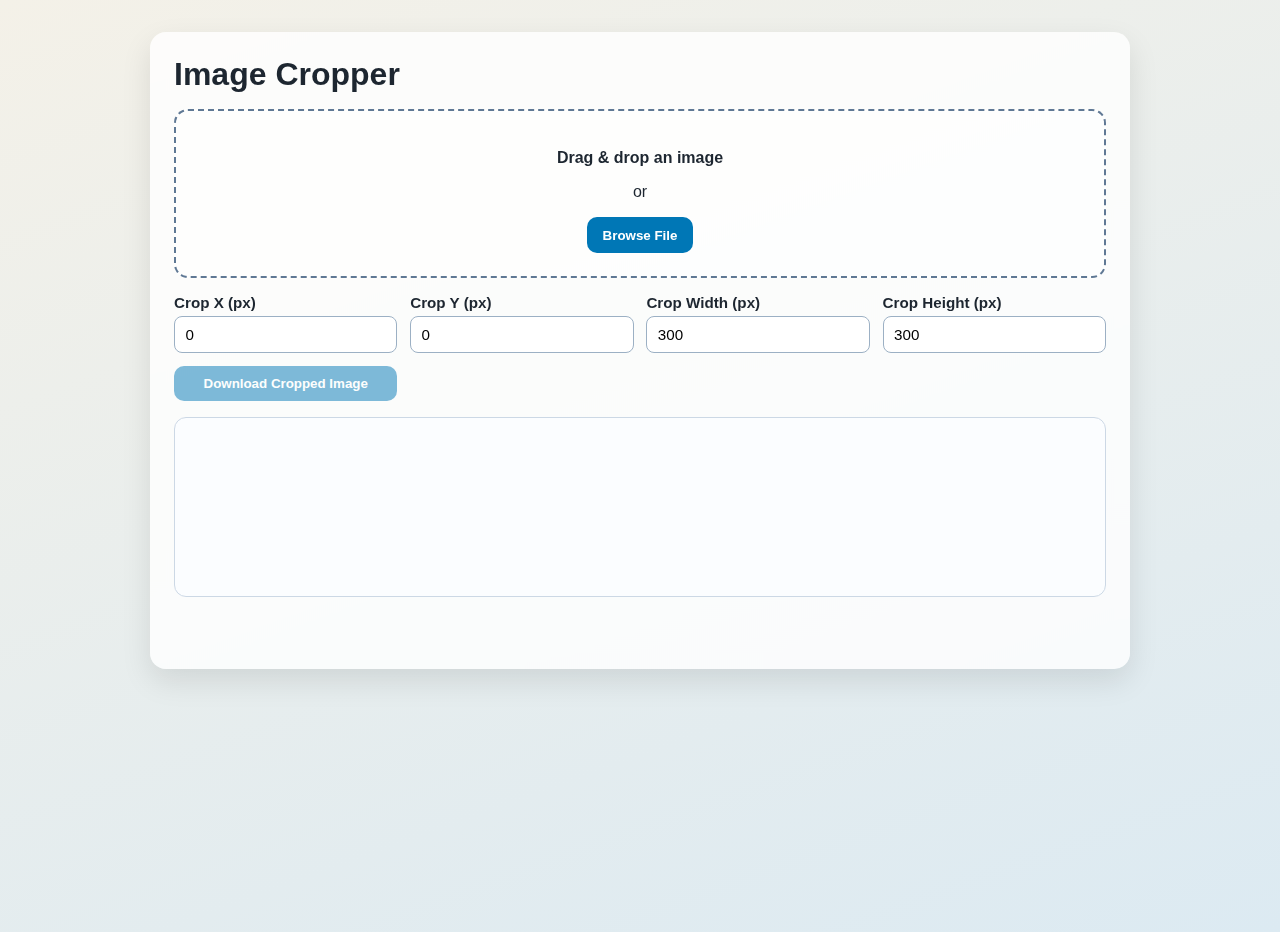
<file: image-cropper/index.html>
<!doctype html>
<html lang="en">
  <head>
    <meta charset="UTF-8" />
    <meta name="viewport" content="width=device-width, initial-scale=1.0" />
    <title>Image Cropper</title>
    <link rel="stylesheet" href="style.css" />
  </head>
  <body>
    <main class="app">
      <h1>Image Cropper</h1>

      <section id="dropZone" class="drop-zone" aria-label="Upload image drop zone">
        <input id="fileInput" type="file" accept="image/*" hidden />
        <p><strong>Drag & drop an image</strong></p>
        <p>or</p>
        <button id="browseBtn" type="button">Browse File</button>
      </section>

      <section class="controls" aria-label="Crop controls">
        <label>
          Crop X (px)
          <input id="cropX" type="number" min="0" value="0" />
        </label>
        <label>
          Crop Y (px)
          <input id="cropY" type="number" min="0" value="0" />
        </label>
        <label>
          Crop Width (px)
          <input id="cropWidth" type="number" min="1" value="300" />
        </label>
        <label>
          Crop Height (px)
          <input id="cropHeight" type="number" min="1" value="300" />
        </label>
        <button id="downloadBtn" type="button" disabled>Download Cropped Image</button>
      </section>

      <section class="canvas-wrap" aria-label="Image crop area">
        <canvas id="canvas"></canvas>
      </section>

      <p id="status" class="status" role="status"></p>
    </main>

    <script src="app.js"></script>
  </body>
</html>
</file>
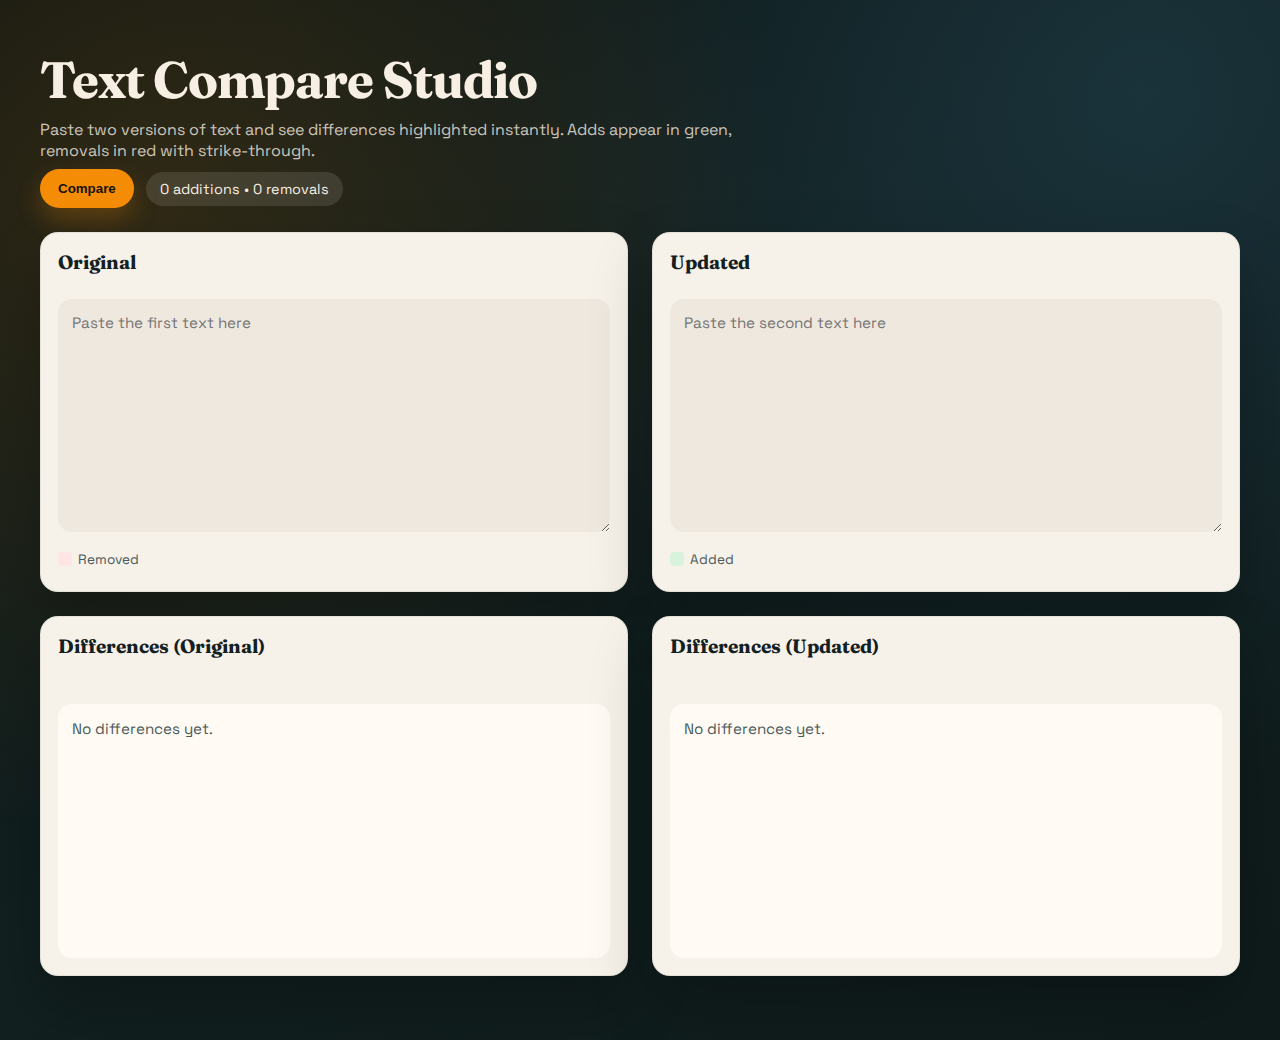
<file: text-compare/index.html>
<!doctype html>
<html lang="en">
  <head>
    <meta charset="utf-8" />
    <meta name="viewport" content="width=device-width, initial-scale=1" />
    <title>Text Compare Studio</title>
    <style>
      @import url("https://fonts.googleapis.com/css2?family=Fraunces:wght@500;700&family=Space+Grotesk:wght@400;500;600&display=swap");

      :root {
        --bg: #0f1b1b;
        --bg-soft: #142526;
        --panel: #f6f1e9;
        --panel-soft: #efe8de;
        --ink: #122021;
        --muted: #4b5b5b;
        --accent: #f48c06;
        --accent-2: #3a7ca5;
        --add: #d8f3dc;
        --remove: #ffe5e5;
        --shadow: 0 30px 60px rgba(0, 0, 0, 0.25);
        --radius: 18px;
      }

      * {
        box-sizing: border-box;
      }

      body {
        margin: 0;
        min-height: 100vh;
        font-family: "Space Grotesk", sans-serif;
        color: var(--ink);
        background:
          radial-gradient(circle at 12% 20%, rgba(244, 140, 6, 0.15), transparent 45%),
          radial-gradient(circle at 90% 10%, rgba(58, 124, 165, 0.2), transparent 45%),
          linear-gradient(140deg, #0b1414, #122020 45%, #0f1b1b 100%);
        display: flex;
        align-items: stretch;
        justify-content: center;
        padding: 48px 24px 64px;
      }

      .app {
        width: min(1200px, 100%);
        display: grid;
        gap: 24px;
      }

      header {
        color: #f7efe4;
        display: grid;
        gap: 8px;
      }

      header h1 {
        margin: 0;
        font-family: "Fraunces", serif;
        font-size: clamp(2rem, 4vw, 3.25rem);
        letter-spacing: -0.02em;
      }

      header p {
        margin: 0;
        color: rgba(247, 239, 228, 0.8);
        font-size: 1rem;
        max-width: 720px;
      }

      .controls {
        display: flex;
        flex-wrap: wrap;
        gap: 12px;
        align-items: center;
      }

      button {
        border: none;
        background: var(--accent);
        color: #18120b;
        font-weight: 600;
        padding: 12px 18px;
        border-radius: 999px;
        cursor: pointer;
        box-shadow: 0 12px 24px rgba(244, 140, 6, 0.25);
        transition: transform 0.2s ease, box-shadow 0.2s ease;
      }

      button:hover {
        transform: translateY(-1px);
        box-shadow: 0 16px 28px rgba(244, 140, 6, 0.35);
      }

      .badge {
        padding: 8px 14px;
        border-radius: 999px;
        background: rgba(247, 239, 228, 0.12);
        color: #f7efe4;
        font-size: 0.9rem;
      }

      .muted {
        color: var(--muted);
      }

      .workspace {
        display: grid;
        gap: 24px;
        grid-template-columns: repeat(auto-fit, minmax(280px, 1fr));
      }

      .panel {
        background: var(--panel);
        border-radius: var(--radius);
        padding: 18px;
        box-shadow: var(--shadow);
        display: grid;
        gap: 12px;
        min-height: 360px;
        position: relative;
        overflow: hidden;
      }

      .panel::after {
        content: "";
        position: absolute;
        inset: 0;
        border-radius: var(--radius);
        border: 1px solid rgba(18, 32, 33, 0.08);
        pointer-events: none;
      }

      .panel h2 {
        margin: 0;
        font-family: "Fraunces", serif;
        font-size: 1.2rem;
      }

      textarea {
        width: 100%;
        min-height: 220px;
        border: none;
        border-radius: 14px;
        padding: 14px;
        font-family: "Space Grotesk", sans-serif;
        font-size: 0.95rem;
        background: var(--panel-soft);
        color: var(--ink);
        resize: vertical;
        outline: none;
        transition: box-shadow 0.2s ease;
      }

      textarea:focus {
        box-shadow: 0 0 0 3px rgba(58, 124, 165, 0.25);
      }

      .diff {
        background: #fffaf3;
        border-radius: 14px;
        padding: 14px;
        min-height: 220px;
        overflow: auto;
        font-family: "Space Grotesk", sans-serif;
        font-size: 0.95rem;
        line-height: 1.5;
        white-space: pre-wrap;
      }

      .legend {
        display: flex;
        gap: 12px;
        flex-wrap: wrap;
        color: var(--muted);
        font-size: 0.85rem;
      }

      .legend span {
        display: inline-flex;
        align-items: center;
        gap: 6px;
      }

      .swatch {
        width: 14px;
        height: 14px;
        border-radius: 4px;
        display: inline-block;
      }

      .add {
        background: var(--add);
      }

      .remove {
        background: var(--remove);
      }

      .diff del {
        background: var(--remove);
        text-decoration: line-through;
        padding: 0 3px;
        border-radius: 4px;
      }

      .diff ins {
        background: var(--add);
        text-decoration: none;
        padding: 0 3px;
        border-radius: 4px;
      }

      .fade-in {
        animation: fadeIn 0.6s ease;
      }

      @keyframes fadeIn {
        from {
          opacity: 0;
          transform: translateY(8px);
        }
        to {
          opacity: 1;
          transform: translateY(0);
        }
      }

      @media (max-width: 720px) {
        body {
          padding: 32px 16px 48px;
        }

        .panel {
          padding: 16px;
        }
      }
    </style>
  </head>
  <body>
    <div class="app">
      <header class="fade-in">
        <h1>Text Compare Studio</h1>
        <p>
          Paste two versions of text and see differences highlighted instantly.
          Adds appear in green, removals in red with strike-through.
        </p>
        <div class="controls">
          <button type="button" id="compareBtn">Compare</button>
          <span class="badge" id="stats">0 additions • 0 removals</span>
        </div>
      </header>

      <section class="workspace fade-in" style="animation-delay: 0.1s;">
        <div class="panel">
          <h2>Original</h2>
          <textarea id="textA" placeholder="Paste the first text here"></textarea>
          <div class="legend">
            <span><i class="swatch remove"></i>Removed</span>
          </div>
        </div>
        <div class="panel">
          <h2>Updated</h2>
          <textarea id="textB" placeholder="Paste the second text here"></textarea>
          <div class="legend">
            <span><i class="swatch add"></i>Added</span>
          </div>
        </div>
      </section>

      <section class="workspace fade-in" style="animation-delay: 0.2s;">
        <div class="panel">
          <h2>Differences (Original)</h2>
          <div id="diffA" class="diff" aria-live="polite"></div>
        </div>
        <div class="panel">
          <h2>Differences (Updated)</h2>
          <div id="diffB" class="diff" aria-live="polite"></div>
        </div>
      </section>
    </div>

    <script>
      const textA = document.getElementById("textA");
      const textB = document.getElementById("textB");
      const diffA = document.getElementById("diffA");
      const diffB = document.getElementById("diffB");
      const stats = document.getElementById("stats");
      const compareBtn = document.getElementById("compareBtn");

      const tokenize = (value) => value.split(/(\s+)/);

      const buildLcsTable = (aTokens, bTokens) => {
        const rows = aTokens.length + 1;
        const cols = bTokens.length + 1;
        const table = Array.from({ length: rows }, () => Array(cols).fill(0));

        for (let i = 1; i < rows; i += 1) {
          for (let j = 1; j < cols; j += 1) {
            if (aTokens[i - 1] === bTokens[j - 1]) {
              table[i][j] = table[i - 1][j - 1] + 1;
            } else {
              table[i][j] = Math.max(table[i - 1][j], table[i][j - 1]);
            }
          }
        }

        return table;
      };

      const diffTokens = (aTokens, bTokens) => {
        const table = buildLcsTable(aTokens, bTokens);
        let i = aTokens.length;
        let j = bTokens.length;
        const ops = [];

        while (i > 0 || j > 0) {
          if (i > 0 && j > 0 && aTokens[i - 1] === bTokens[j - 1]) {
            ops.push({ type: "equal", value: aTokens[i - 1] });
            i -= 1;
            j -= 1;
          } else if (j > 0 && (i === 0 || table[i][j - 1] >= table[i - 1]?.[j])) {
            ops.push({ type: "add", value: bTokens[j - 1] });
            j -= 1;
          } else if (i > 0) {
            ops.push({ type: "remove", value: aTokens[i - 1] });
            i -= 1;
          }
        }

        return ops.reverse();
      };

      const renderDiff = (ops, target, mode) => {
        let html = "";
        ops.forEach((op) => {
          if (op.type === "equal") {
            html += op.value;
            return;
          }

          if (mode === "original" && op.type === "remove") {
            html += `<del>${op.value}</del>`;
            return;
          }

          if (mode === "updated" && op.type === "add") {
            html += `<ins>${op.value}</ins>`;
            return;
          }

          if (mode === "original" && op.type === "add") {
            return;
          }

          if (mode === "updated" && op.type === "remove") {
            return;
          }
        });

        target.innerHTML = html || "<span class=\"muted\">No differences yet.</span>";
      };

      const updateDiff = () => {
        const aTokens = tokenize(textA.value);
        const bTokens = tokenize(textB.value);
        const ops = diffTokens(aTokens, bTokens);

        let addCount = 0;
        let removeCount = 0;
        ops.forEach((op) => {
          if (op.type === "add") addCount += 1;
          if (op.type === "remove") removeCount += 1;
        });

        renderDiff(ops, diffA, "original");
        renderDiff(ops, diffB, "updated");
        stats.textContent = `${addCount} additions \u2022 ${removeCount} removals`;
      };

      let debounceId = null;
      const scheduleDiff = () => {
        window.clearTimeout(debounceId);
        debounceId = window.setTimeout(updateDiff, 150);
      };

      compareBtn.addEventListener("click", updateDiff);
      textA.addEventListener("input", scheduleDiff);
      textB.addEventListener("input", scheduleDiff);

      updateDiff();
    </script>
  </body>
</html>
</file>
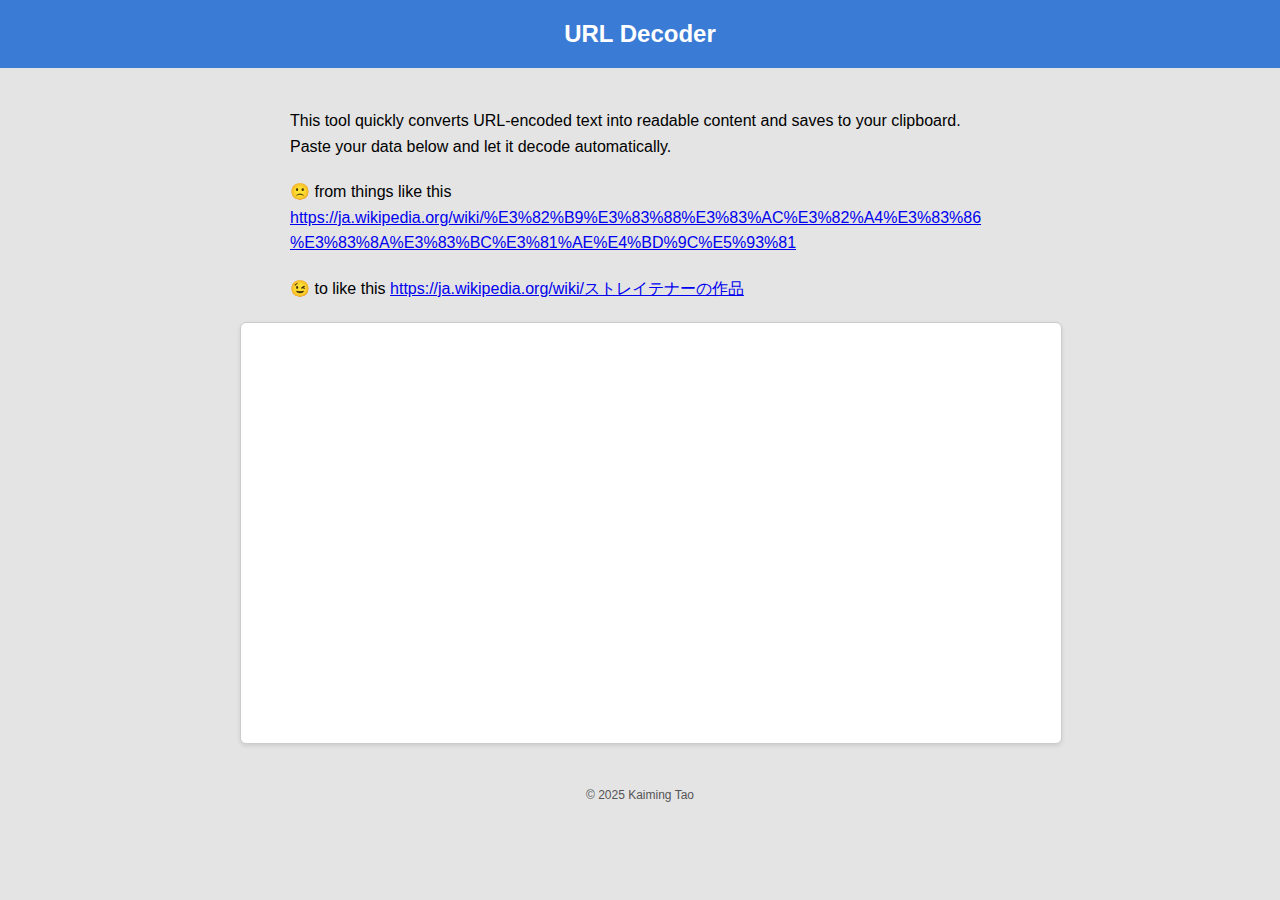
<file: url-decoder/index.html>
<!DOCTYPE html>
<html>
  <head>
    <title>URL Decoder</title>
    <style>
      body {
        background-color: #e4e4e4;
        font-family: Arial, sans-serif;
        text-align: center;
        margin: 0;
        padding: 0;
      }
      header {
        background-color: #3a7bd5;
        color: white;
        padding: 20px;
        font-size: 24px;
        font-weight: bold;
      }
      main {
        margin: 40px auto;
        max-width: 800px;
      }
      p {
        max-width: 700px;
        margin: 20px auto;
        line-height: 1.6;
        text-align: left;
        word-wrap: break-word;
        overflow-wrap: break-word;
      }
      textarea {
        width: 100%;
        height: 400px;
        font-size: 16px;
        padding: 10px;
        border: 1px solid #ccc;
        border-radius: 6px;
        box-shadow: 0 2px 4px rgba(0,0,0,0.1);
        resize: none;
      }
      footer {
        margin-top: 40px;
        font-size: 12px;
        color: #555;
      }
    </style>
  </head>
  <body>
    <header>
      URL Decoder
    </header>
    <main>
      <p>
        This tool quickly converts URL-encoded text into readable content and saves to your clipboard.
        Paste your data below and let it decode automatically.
      </p>
      <p>
        🙁 from things like this <a href="https://ja.wikipedia.org/wiki/%E3%82%B9%E3%83%88%E3%83%AC%E3%82%A4%E3%83%86%E3%83%8A%E3%83%BC%E3%81%AE%E4%BD%9C%E5%93%81">https://ja.wikipedia.org/wiki/%E3%82%B9%E3%83%88%E3%83%AC%E3%82%A4%E3%83%86%E3%83%8A%E3%83%BC%E3%81%AE%E4%BD%9C%E5%93%81</a>
      </p>
      <p>
        😉 to like this <a href="https://ja.wikipedia.org/wiki/ストレイテナーの作品">https://ja.wikipedia.org/wiki/ストレイテナーの作品</a>
      </p>
      <textarea id="url"></textarea>
    </main>
    <footer>
      &copy; 2025 Kaiming Tao
    </footer>

    <script>
      var url = document.getElementById('url');
      url.onchange = function(e) {
        var value = e.target.value;
        url.value = decodeURIComponent(value);
        console.log('Decoded and copied');
        navigator.clipboard.writeText(url.value);
      };
    </script>
  </body>
</html>
</file>
<file: image-cropper/style.css>
:root {
  --bg1: #f4f1e8;
  --bg2: #dceaf2;
  --panel: #ffffffcc;
  --ink: #1d2630;
  --accent: #0077b6;
  --accent-dark: #005f91;
}

* {
  box-sizing: border-box;
}

body {
  margin: 0;
  font-family: "Space Grotesk", "Avenir Next", "Segoe UI", sans-serif;
  color: var(--ink);
  background: linear-gradient(160deg, var(--bg1), var(--bg2));
  min-height: 100vh;
}

.app {
  width: min(980px, 92vw);
  margin: 2rem auto;
  padding: 1.5rem;
  background: var(--panel);
  backdrop-filter: blur(6px);
  border-radius: 16px;
  box-shadow: 0 12px 30px #0000001a;
}

h1 {
  margin: 0 0 1rem;
  font-size: clamp(1.6rem, 2.5vw, 2.2rem);
}

.drop-zone {
  border: 2px dashed #5f7894;
  border-radius: 14px;
  padding: 1.4rem;
  text-align: center;
  transition: 0.2s ease;
  background: #ffffff88;
}

.drop-zone.dragover {
  border-color: var(--accent);
  transform: translateY(-2px);
  background: #ebf7ff;
}

button {
  border: 0;
  border-radius: 10px;
  padding: 0.65rem 1rem;
  background: var(--accent);
  color: #fff;
  font-weight: 600;
  cursor: pointer;
}

button:hover:not(:disabled) {
  background: var(--accent-dark);
}

button:disabled {
  opacity: 0.5;
  cursor: not-allowed;
}

.controls {
  margin-top: 1rem;
  display: grid;
  grid-template-columns: repeat(auto-fit, minmax(180px, 1fr));
  gap: 0.8rem;
  align-items: end;
}

label {
  display: grid;
  gap: 0.35rem;
  font-size: 0.95rem;
  font-weight: 600;
}

input[type="number"] {
  width: 100%;
  padding: 0.55rem 0.65rem;
  border: 1px solid #9cb0c4;
  border-radius: 8px;
  font-size: 0.95rem;
}

.canvas-wrap {
  margin-top: 1rem;
  border-radius: 12px;
  overflow: auto;
  background: #fbfdff;
  border: 1px solid #ccd8e5;
  min-height: 180px;
}

canvas {
  display: block;
  max-width: 100%;
  touch-action: none;
}

.status {
  min-height: 1.25rem;
  margin-top: 0.8rem;
  font-size: 0.92rem;
}

@media (max-width: 640px) {
  .app {
    margin: 1rem auto;
    padding: 1rem;
  }
}
</file>
